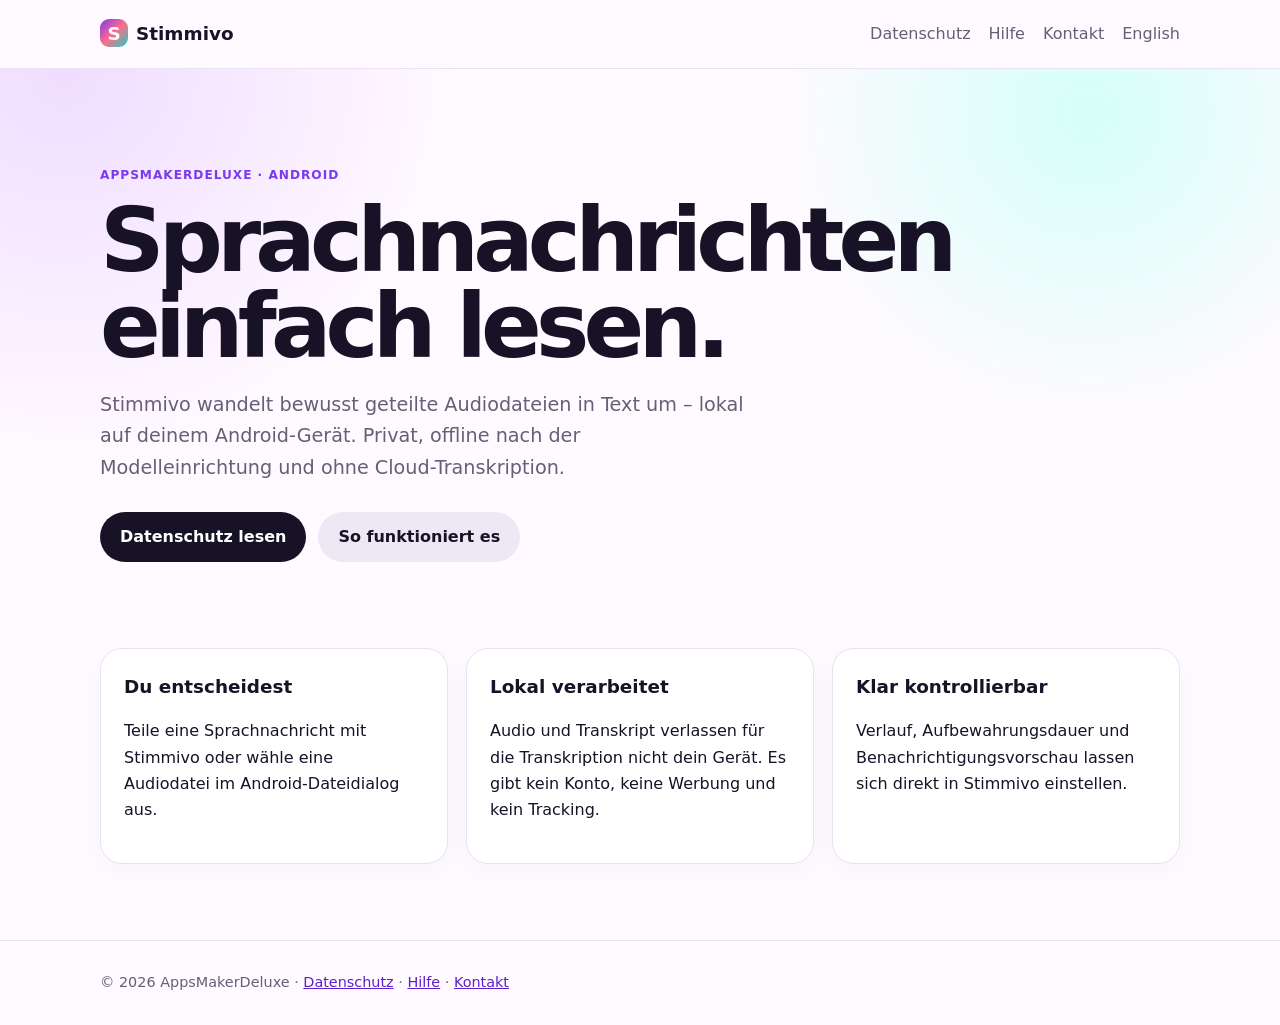
<file: index.html>
<!doctype html><html lang="de"><head><meta charset="utf-8"><meta name="viewport" content="width=device-width,initial-scale=1"><title>Stimmivo – Sprachnachrichten einfach lesen</title><meta name="description" content="Stimmivo transkribiert bewusst geteilte Audios lokal auf deinem Android-Gerät."><meta name="theme-color" content="#7c3aed"><link rel="icon" href="assets/favicon.svg" type="image/svg+xml"><link rel="stylesheet" href="assets/site.css"></head><body><header class="site-header"><div class="wrap header-inner"><a class="brand" href="./"><span class="mark">S</span>Stimmivo</a><nav class="nav" aria-label="Navigation"><a href="privacy/">Datenschutz</a><a href="support/">Hilfe</a><a href="contact/">Kontakt</a><a href="en/" lang="en">English</a></nav></div></header><main><section class="hero"><div class="wrap"><p class="eyebrow">AppsMakerDeluxe · Android</p><h1>Sprachnachrichten<br>einfach lesen.</h1><p class="lead">Stimmivo wandelt bewusst geteilte Audiodateien in Text um – lokal auf deinem Android-Gerät. Privat, offline nach der Modelleinrichtung und ohne Cloud-Transkription.</p><div class="actions"><a class="button" href="privacy/">Datenschutz lesen</a><a class="button alt" href="support/">So funktioniert es</a></div></div></section><section class="wrap grid"><article class="card"><h2>Du entscheidest</h2><p>Teile eine Sprachnachricht mit Stimmivo oder wähle eine Audiodatei im Android-Dateidialog aus.</p></article><article class="card"><h2>Lokal verarbeitet</h2><p>Audio und Transkript verlassen für die Transkription nicht dein Gerät. Es gibt kein Konto, keine Werbung und kein Tracking.</p></article><article class="card"><h2>Klar kontrollierbar</h2><p>Verlauf, Aufbewahrungsdauer und Benachrichtigungsvorschau lassen sich direkt in Stimmivo einstellen.</p></article></section></main><footer class="site-footer"><div class="wrap">© 2026 AppsMakerDeluxe · <a href="privacy/">Datenschutz</a> · <a href="support/">Hilfe</a> · <a href="contact/">Kontakt</a></div></footer></body></html>
</file>
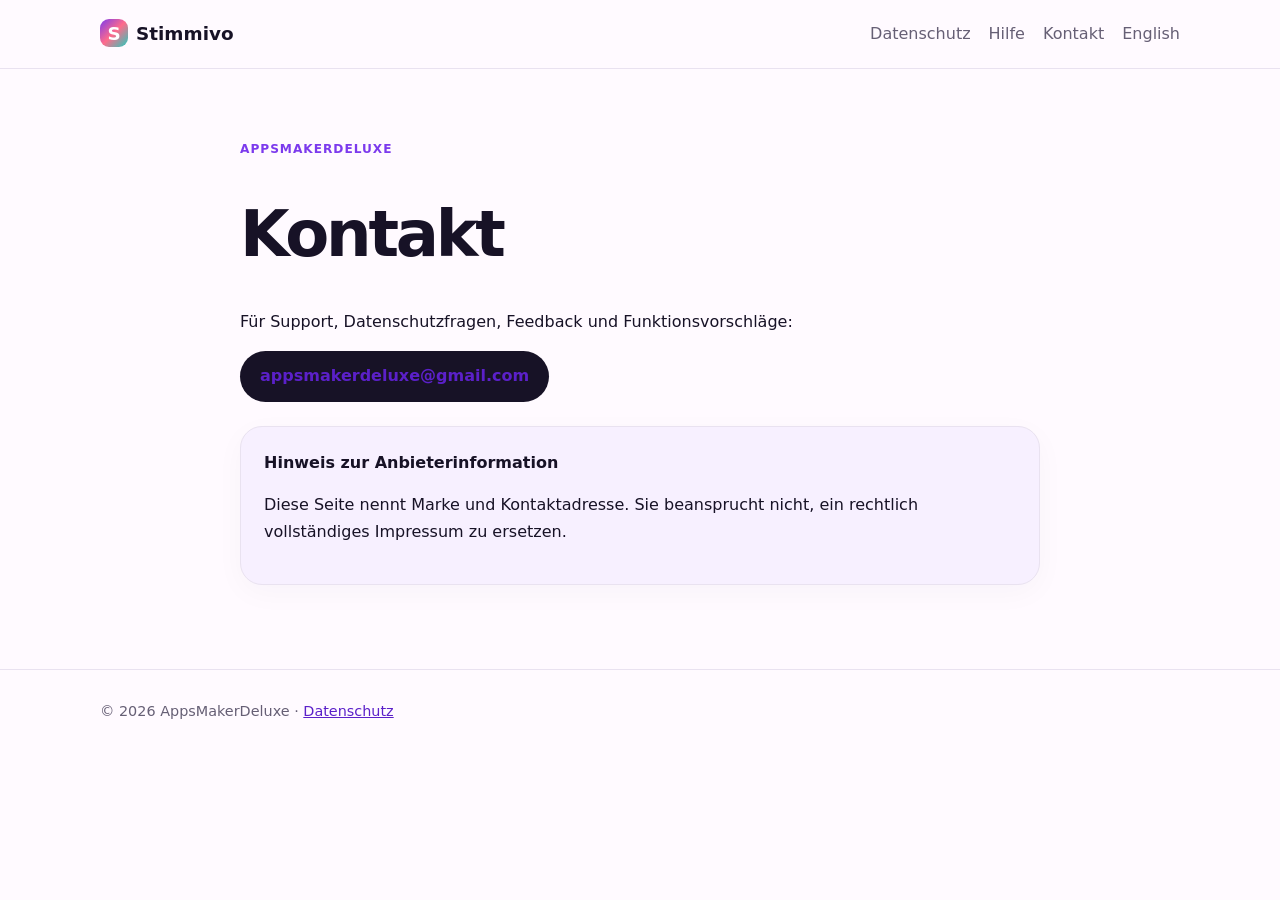
<file: contact/index.html>
<!doctype html><html lang="de"><head><meta charset="utf-8"><meta name="viewport" content="width=device-width,initial-scale=1"><title>Stimmivo – Kontakt</title><link rel="icon" href="../assets/favicon.svg" type="image/svg+xml"><link rel="stylesheet" href="../assets/site.css"></head><body><header class="site-header"><div class="wrap header-inner"><a class="brand" href="../"><span class="mark">S</span>Stimmivo</a><nav class="nav"><a href="../privacy/">Datenschutz</a><a href="../support/">Hilfe</a><a href="./">Kontakt</a><a href="en/" lang="en">English</a></nav></div></header><main class="wrap content"><p class="eyebrow">AppsMakerDeluxe</p><h1>Kontakt</h1><p>Für Support, Datenschutzfragen, Feedback und Funktionsvorschläge:</p><p><a class="button" href="mailto:appsmakerdeluxe@gmail.com?subject=Stimmivo">appsmakerdeluxe@gmail.com</a></p><div class="notice"><strong>Hinweis zur Anbieterinformation</strong><p>Diese Seite nennt Marke und Kontaktadresse. Sie beansprucht nicht, ein rechtlich vollständiges Impressum zu ersetzen.</p></div></main><footer class="site-footer"><div class="wrap">© 2026 AppsMakerDeluxe · <a href="../privacy/">Datenschutz</a></div></footer></body></html>
</file>
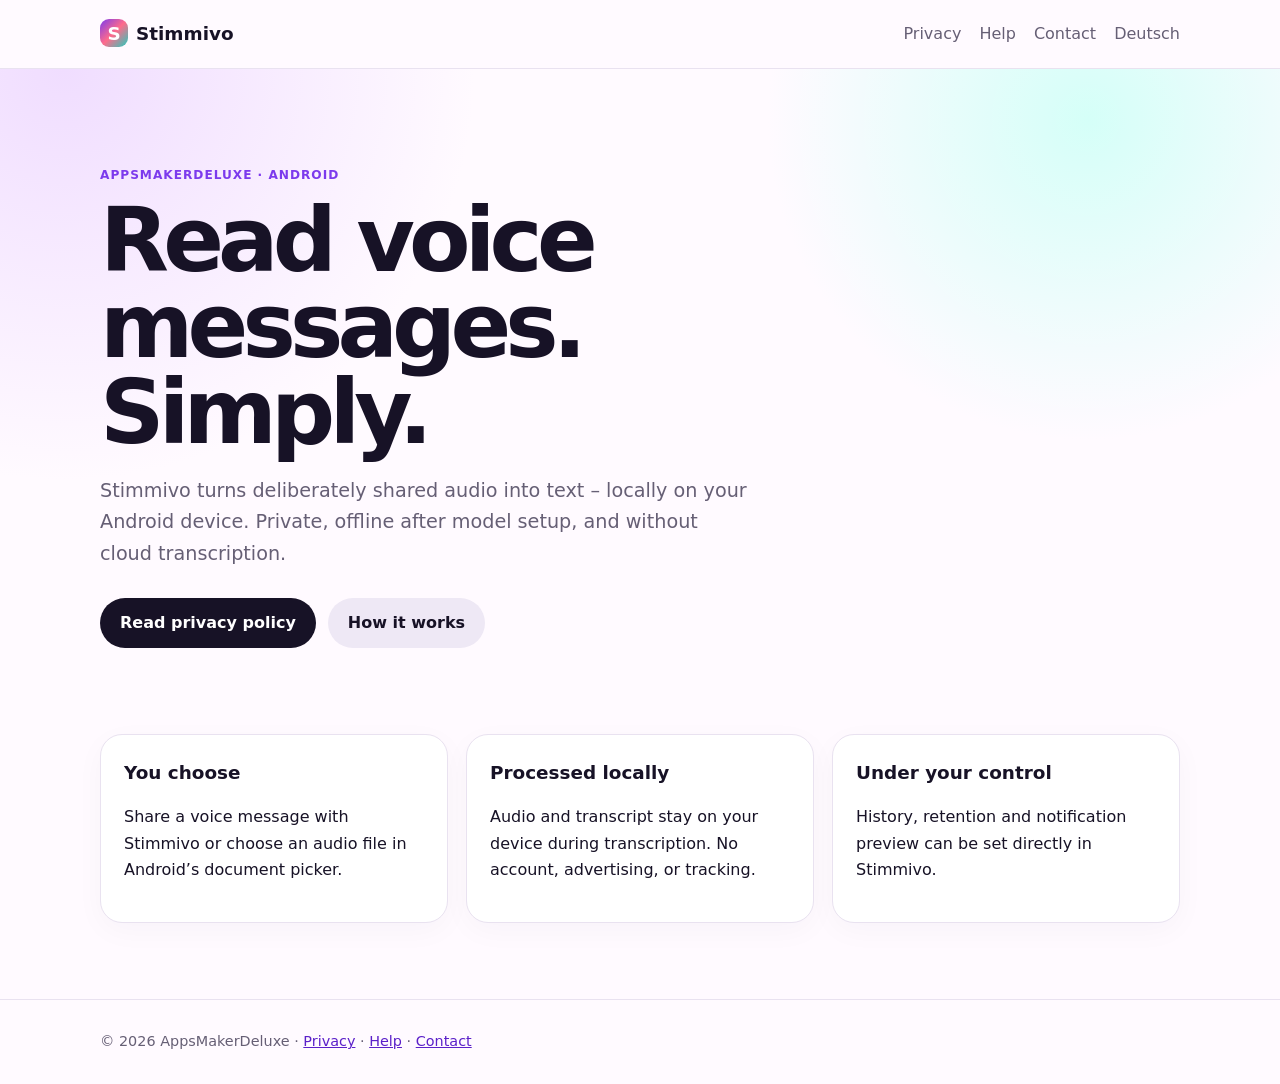
<file: en/index.html>
<!doctype html><html lang="en"><head><meta charset="utf-8"><meta name="viewport" content="width=device-width,initial-scale=1"><title>Stimmivo – Read voice messages</title><meta name="description" content="Stimmivo transcribes deliberately shared audio locally on your Android device."><meta name="theme-color" content="#7c3aed"><link rel="icon" href="../assets/favicon.svg" type="image/svg+xml"><link rel="stylesheet" href="../assets/site.css"></head><body><header class="site-header"><div class="wrap header-inner"><a class="brand" href="./"><span class="mark">S</span>Stimmivo</a><nav class="nav" aria-label="Navigation"><a href="../privacy/en/">Privacy</a><a href="../support/en/">Help</a><a href="../contact/en/">Contact</a><a href="../">Deutsch</a></nav></div></header><main><section class="hero"><div class="wrap"><p class="eyebrow">AppsMakerDeluxe · Android</p><h1>Read voice messages.<br>Simply.</h1><p class="lead">Stimmivo turns deliberately shared audio into text – locally on your Android device. Private, offline after model setup, and without cloud transcription.</p><div class="actions"><a class="button" href="../privacy/en/">Read privacy policy</a><a class="button alt" href="../support/en/">How it works</a></div></div></section><section class="wrap grid"><article class="card"><h2>You choose</h2><p>Share a voice message with Stimmivo or choose an audio file in Android’s document picker.</p></article><article class="card"><h2>Processed locally</h2><p>Audio and transcript stay on your device during transcription. No account, advertising, or tracking.</p></article><article class="card"><h2>Under your control</h2><p>History, retention and notification preview can be set directly in Stimmivo.</p></article></section></main><footer class="site-footer"><div class="wrap">© 2026 AppsMakerDeluxe · <a href="../privacy/en/">Privacy</a> · <a href="../support/en/">Help</a> · <a href="../contact/en/">Contact</a></div></footer></body></html>
</file>
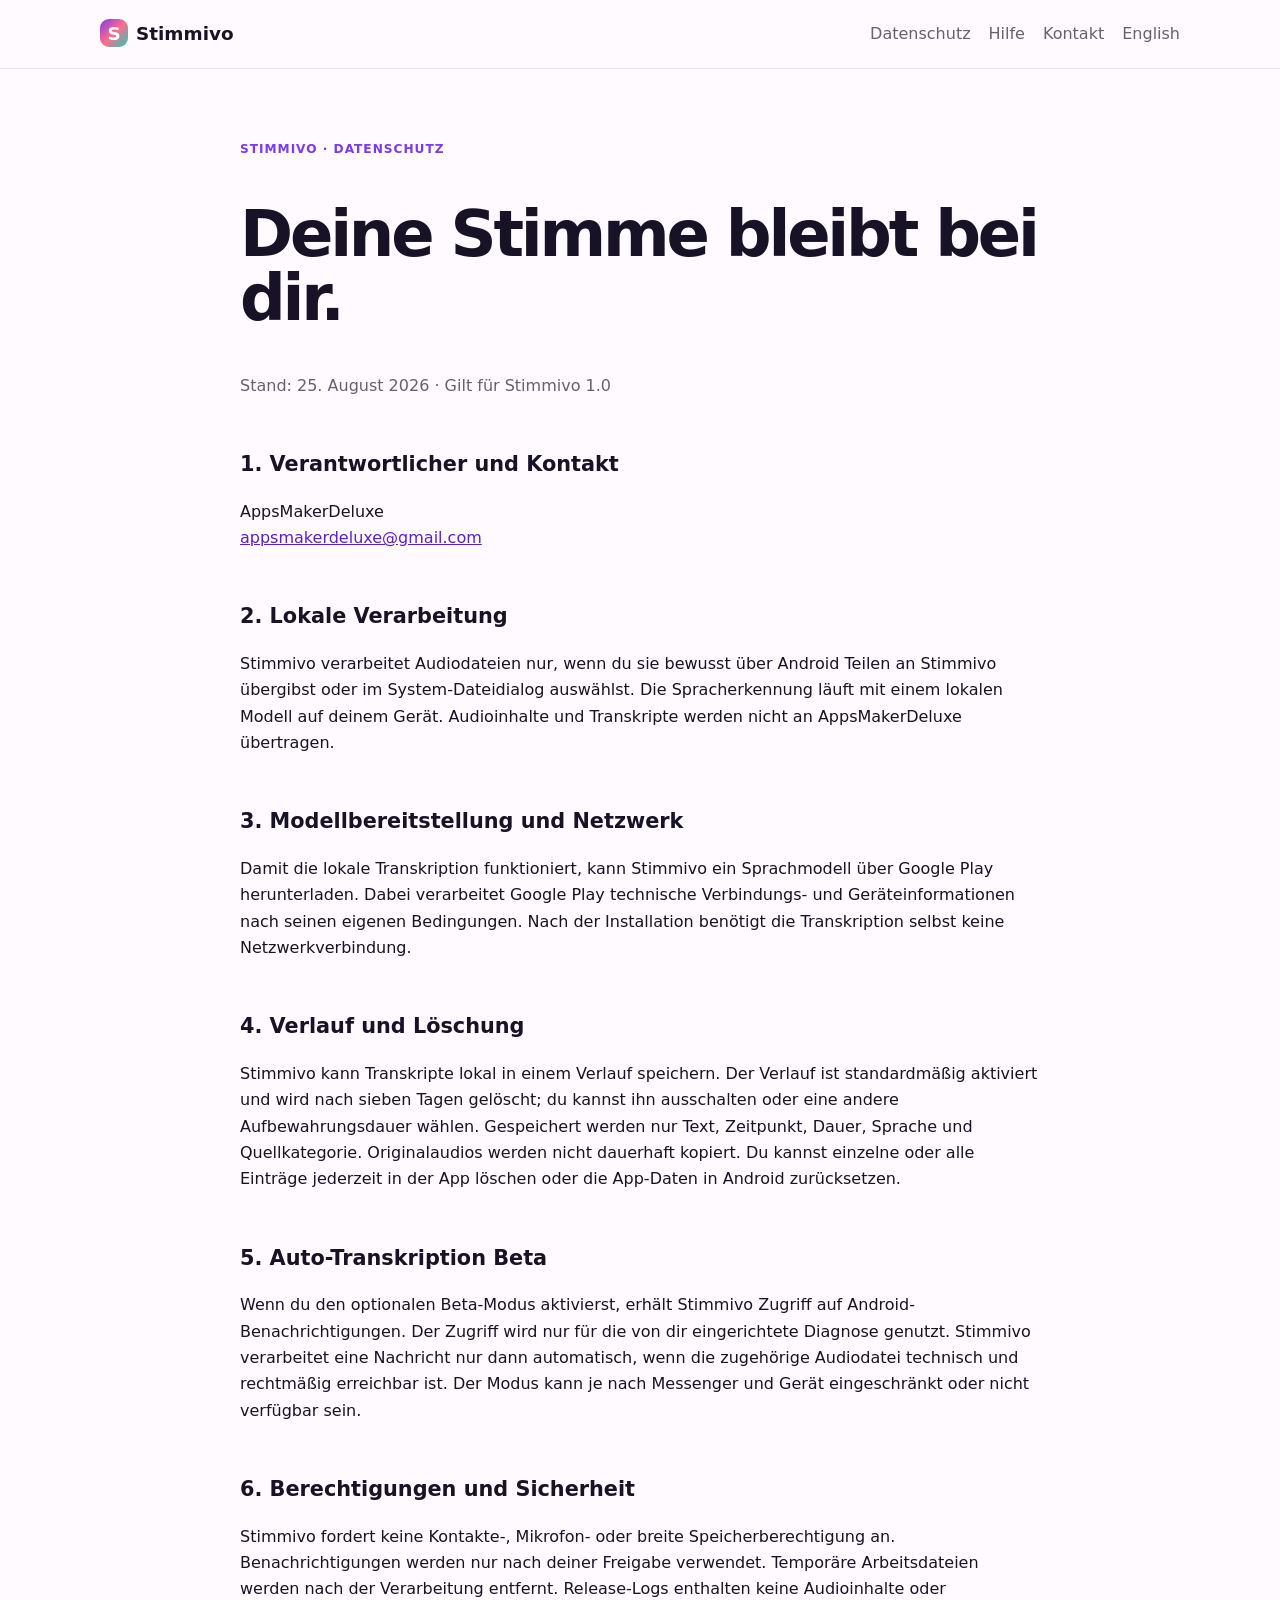
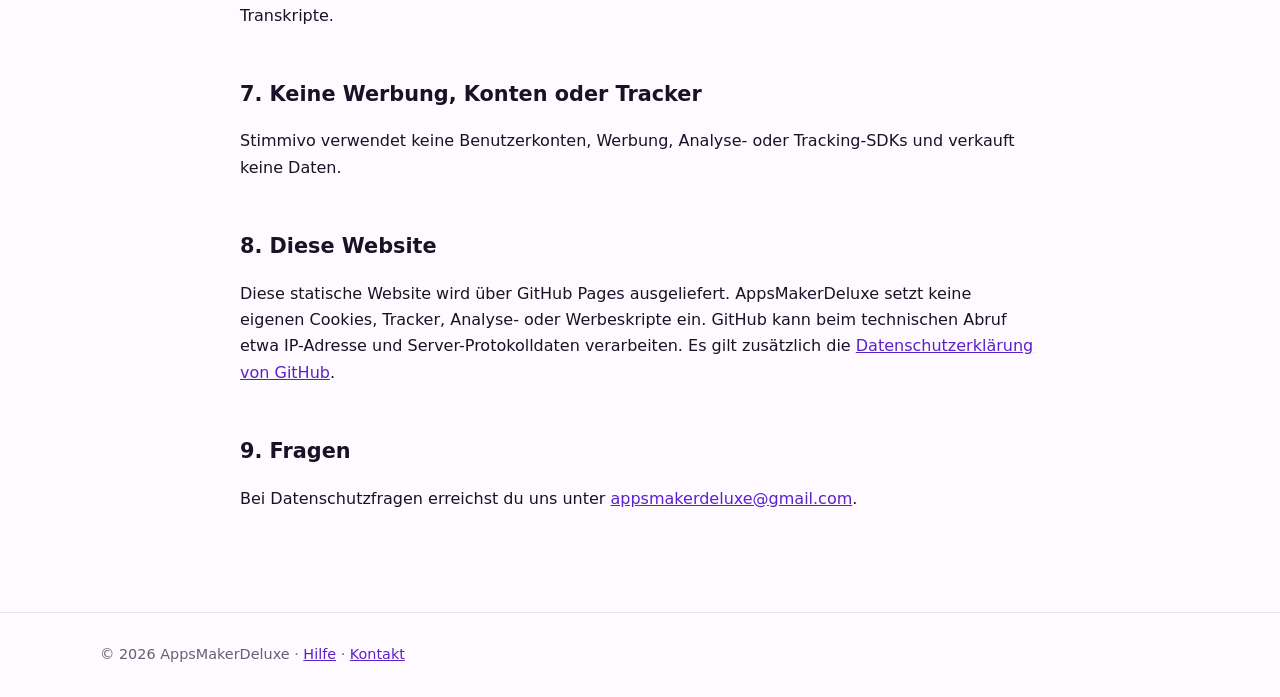
<file: privacy/index.html>
<!doctype html><html lang="de"><head><meta charset="utf-8"><meta name="viewport" content="width=device-width,initial-scale=1"><title>Stimmivo – Datenschutzerklärung</title><meta name="description" content="Datenschutzerklärung für Stimmivo."><link rel="icon" href="../assets/favicon.svg" type="image/svg+xml"><link rel="stylesheet" href="../assets/site.css"></head><body><header class="site-header"><div class="wrap header-inner"><a class="brand" href="../"><span class="mark">S</span>Stimmivo</a><nav class="nav"><a href="./">Datenschutz</a><a href="../support/">Hilfe</a><a href="../contact/">Kontakt</a><a href="en/" lang="en">English</a></nav></div></header><main class="wrap content"><p class="eyebrow">Stimmivo · Datenschutz</p><h1>Deine Stimme bleibt bei dir.</h1><p class="meta">Stand: 25. August 2026 · Gilt für Stimmivo 1.0</p><section><h2>1. Verantwortlicher und Kontakt</h2><p>AppsMakerDeluxe<br><a href="mailto:appsmakerdeluxe@gmail.com?subject=Stimmivo%20Datenschutz">appsmakerdeluxe@gmail.com</a></p></section><section><h2>2. Lokale Verarbeitung</h2><p>Stimmivo verarbeitet Audiodateien nur, wenn du sie bewusst über Android Teilen an Stimmivo übergibst oder im System-Dateidialog auswählst. Die Spracherkennung läuft mit einem lokalen Modell auf deinem Gerät. Audioinhalte und Transkripte werden nicht an AppsMakerDeluxe übertragen.</p></section><section><h2>3. Modellbereitstellung und Netzwerk</h2><p>Damit die lokale Transkription funktioniert, kann Stimmivo ein Sprachmodell über Google Play herunterladen. Dabei verarbeitet Google Play technische Verbindungs- und Geräteinformationen nach seinen eigenen Bedingungen. Nach der Installation benötigt die Transkription selbst keine Netzwerkverbindung.</p></section><section><h2>4. Verlauf und Löschung</h2><p>Stimmivo kann Transkripte lokal in einem Verlauf speichern. Der Verlauf ist standardmäßig aktiviert und wird nach sieben Tagen gelöscht; du kannst ihn ausschalten oder eine andere Aufbewahrungsdauer wählen. Gespeichert werden nur Text, Zeitpunkt, Dauer, Sprache und Quellkategorie. Originalaudios werden nicht dauerhaft kopiert. Du kannst einzelne oder alle Einträge jederzeit in der App löschen oder die App-Daten in Android zurücksetzen.</p></section><section><h2>5. Auto-Transkription Beta</h2><p>Wenn du den optionalen Beta-Modus aktivierst, erhält Stimmivo Zugriff auf Android-Benachrichtigungen. Der Zugriff wird nur für die von dir eingerichtete Diagnose genutzt. Stimmivo verarbeitet eine Nachricht nur dann automatisch, wenn die zugehörige Audiodatei technisch und rechtmäßig erreichbar ist. Der Modus kann je nach Messenger und Gerät eingeschränkt oder nicht verfügbar sein.</p></section><section><h2>6. Berechtigungen und Sicherheit</h2><p>Stimmivo fordert keine Kontakte-, Mikrofon- oder breite Speicherberechtigung an. Benachrichtigungen werden nur nach deiner Freigabe verwendet. Temporäre Arbeitsdateien werden nach der Verarbeitung entfernt. Release-Logs enthalten keine Audioinhalte oder Transkripte.</p></section><section><h2>7. Keine Werbung, Konten oder Tracker</h2><p>Stimmivo verwendet keine Benutzerkonten, Werbung, Analyse- oder Tracking-SDKs und verkauft keine Daten.</p></section><section><h2>8. Diese Website</h2><p>Diese statische Website wird über GitHub Pages ausgeliefert. AppsMakerDeluxe setzt keine eigenen Cookies, Tracker, Analyse- oder Werbeskripte ein. GitHub kann beim technischen Abruf etwa IP-Adresse und Server-Protokolldaten verarbeiten. Es gilt zusätzlich die <a href="https://docs.github.com/de/site-policy/privacy-policies/github-general-privacy-statement">Datenschutzerklärung von GitHub</a>.</p></section><section><h2>9. Fragen</h2><p>Bei Datenschutzfragen erreichst du uns unter <a href="mailto:appsmakerdeluxe@gmail.com?subject=Stimmivo%20Datenschutz">appsmakerdeluxe@gmail.com</a>.</p></section></main><footer class="site-footer"><div class="wrap">© 2026 AppsMakerDeluxe · <a href="../support/">Hilfe</a> · <a href="../contact/">Kontakt</a></div></footer></body></html>
</file>
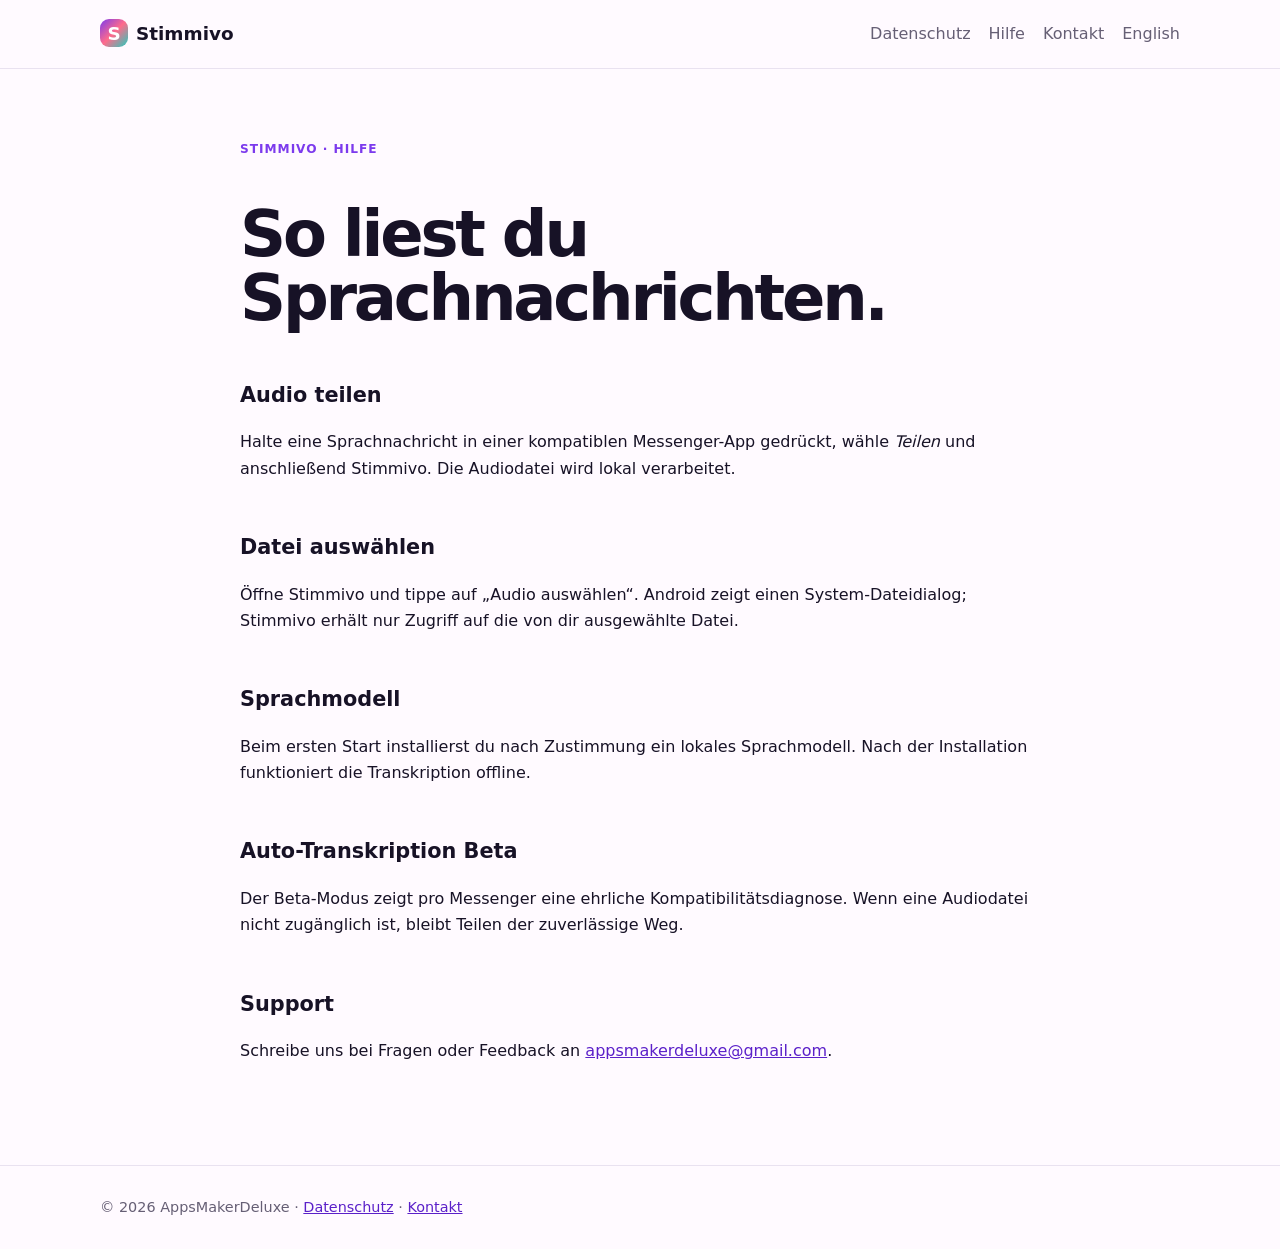
<file: support/index.html>
<!doctype html><html lang="de"><head><meta charset="utf-8"><meta name="viewport" content="width=device-width,initial-scale=1"><title>Stimmivo – Hilfe</title><link rel="icon" href="../assets/favicon.svg" type="image/svg+xml"><link rel="stylesheet" href="../assets/site.css"></head><body><header class="site-header"><div class="wrap header-inner"><a class="brand" href="../"><span class="mark">S</span>Stimmivo</a><nav class="nav"><a href="../privacy/">Datenschutz</a><a href="./">Hilfe</a><a href="../contact/">Kontakt</a><a href="en/" lang="en">English</a></nav></div></header><main class="wrap content"><p class="eyebrow">Stimmivo · Hilfe</p><h1>So liest du Sprachnachrichten.</h1><section><h2>Audio teilen</h2><p>Halte eine Sprachnachricht in einer kompatiblen Messenger-App gedrückt, wähle <em>Teilen</em> und anschließend Stimmivo. Die Audiodatei wird lokal verarbeitet.</p></section><section><h2>Datei auswählen</h2><p>Öffne Stimmivo und tippe auf „Audio auswählen“. Android zeigt einen System-Dateidialog; Stimmivo erhält nur Zugriff auf die von dir ausgewählte Datei.</p></section><section><h2>Sprachmodell</h2><p>Beim ersten Start installierst du nach Zustimmung ein lokales Sprachmodell. Nach der Installation funktioniert die Transkription offline.</p></section><section><h2>Auto-Transkription Beta</h2><p>Der Beta-Modus zeigt pro Messenger eine ehrliche Kompatibilitätsdiagnose. Wenn eine Audiodatei nicht zugänglich ist, bleibt Teilen der zuverlässige Weg.</p></section><section><h2>Support</h2><p>Schreibe uns bei Fragen oder Feedback an <a href="mailto:appsmakerdeluxe@gmail.com?subject=Stimmivo%20Support">appsmakerdeluxe@gmail.com</a>.</p></section></main><footer class="site-footer"><div class="wrap">© 2026 AppsMakerDeluxe · <a href="../privacy/">Datenschutz</a> · <a href="../contact/">Kontakt</a></div></footer></body></html>
</file>
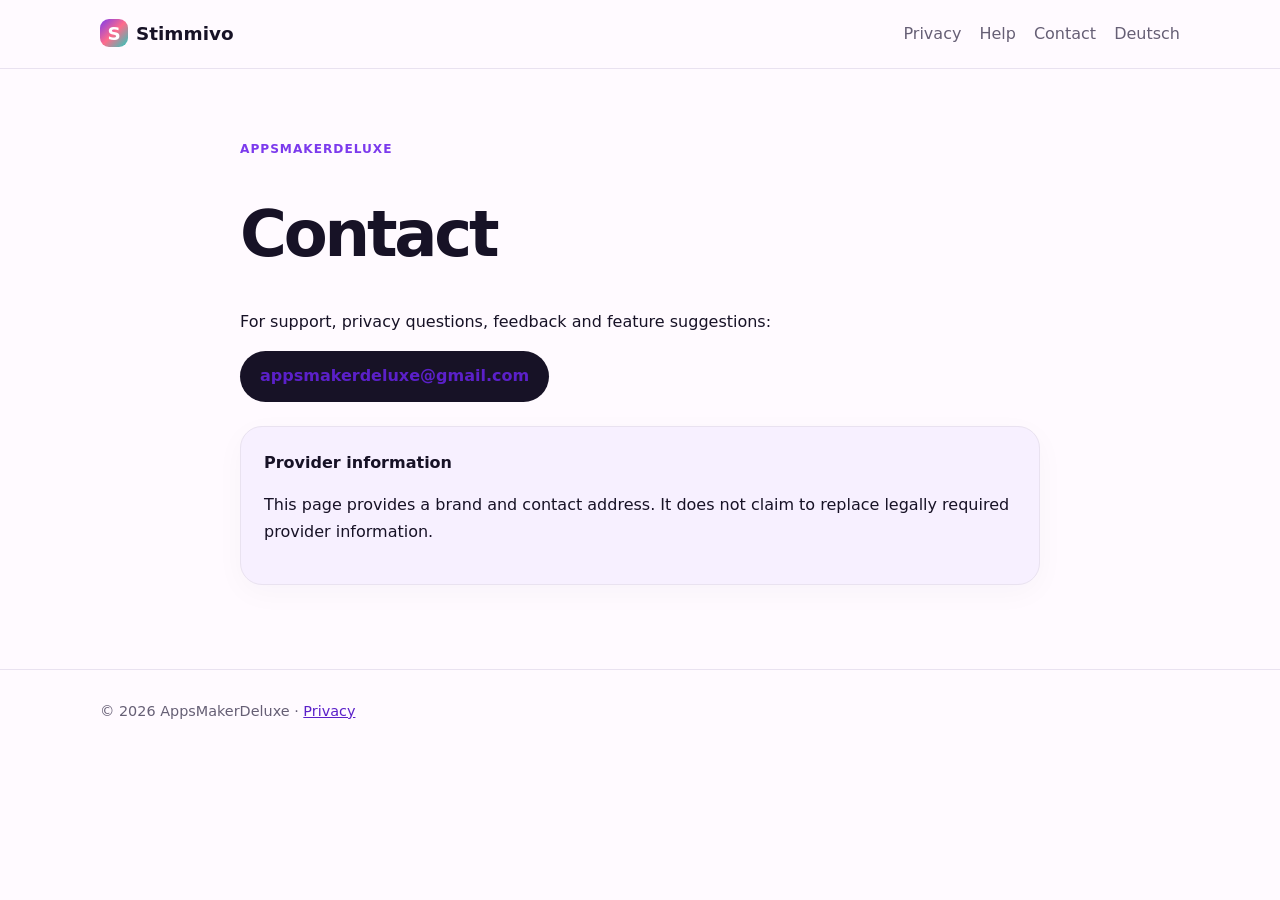
<file: contact/en/index.html>
<!doctype html><html lang="en"><head><meta charset="utf-8"><meta name="viewport" content="width=device-width,initial-scale=1"><title>Stimmivo – Contact</title><link rel="icon" href="../../assets/favicon.svg" type="image/svg+xml"><link rel="stylesheet" href="../../assets/site.css"></head><body><header class="site-header"><div class="wrap header-inner"><a class="brand" href="../../en/"><span class="mark">S</span>Stimmivo</a><nav class="nav"><a href="../../privacy/en/">Privacy</a><a href="../../support/en/">Help</a><a href="./">Contact</a><a href="../">Deutsch</a></nav></div></header><main class="wrap content"><p class="eyebrow">AppsMakerDeluxe</p><h1>Contact</h1><p>For support, privacy questions, feedback and feature suggestions:</p><p><a class="button" href="mailto:appsmakerdeluxe@gmail.com?subject=Stimmivo">appsmakerdeluxe@gmail.com</a></p><div class="notice"><strong>Provider information</strong><p>This page provides a brand and contact address. It does not claim to replace legally required provider information.</p></div></main><footer class="site-footer"><div class="wrap">© 2026 AppsMakerDeluxe · <a href="../../privacy/en/">Privacy</a></div></footer></body></html>
</file>
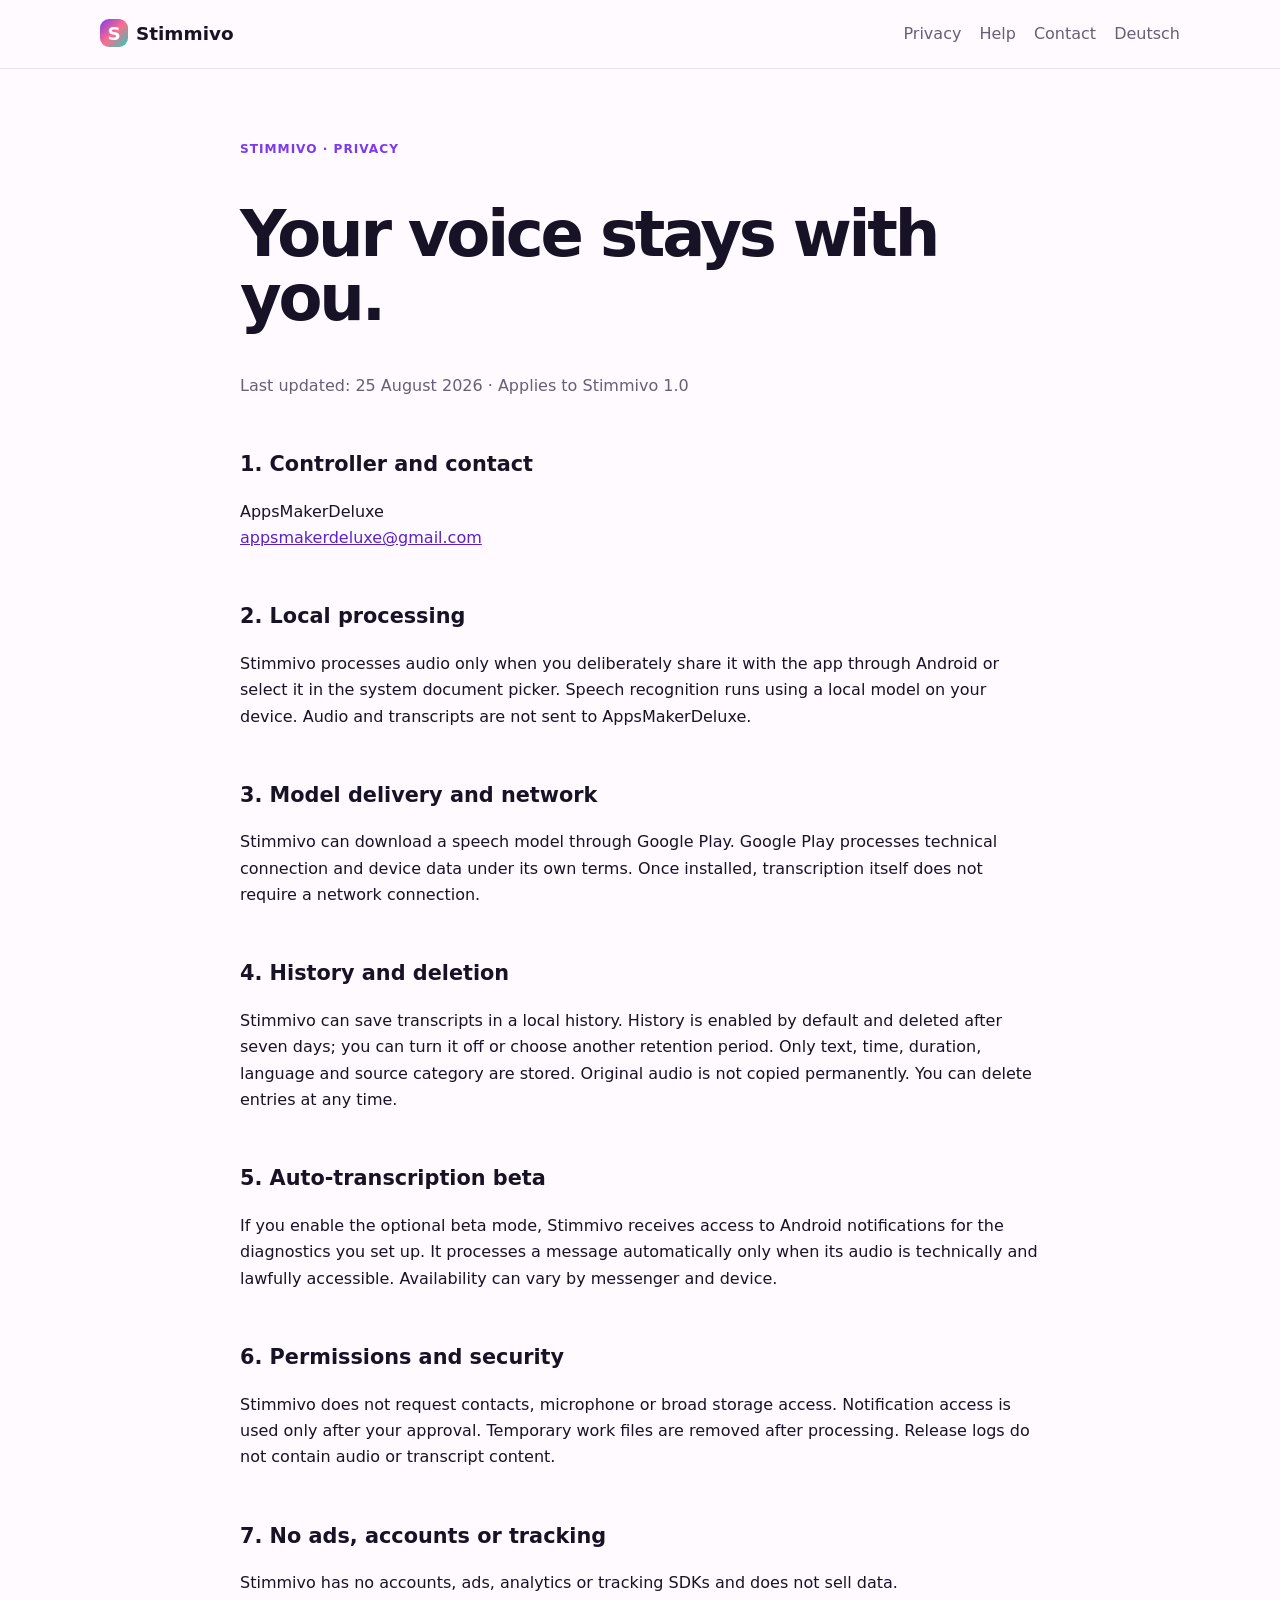
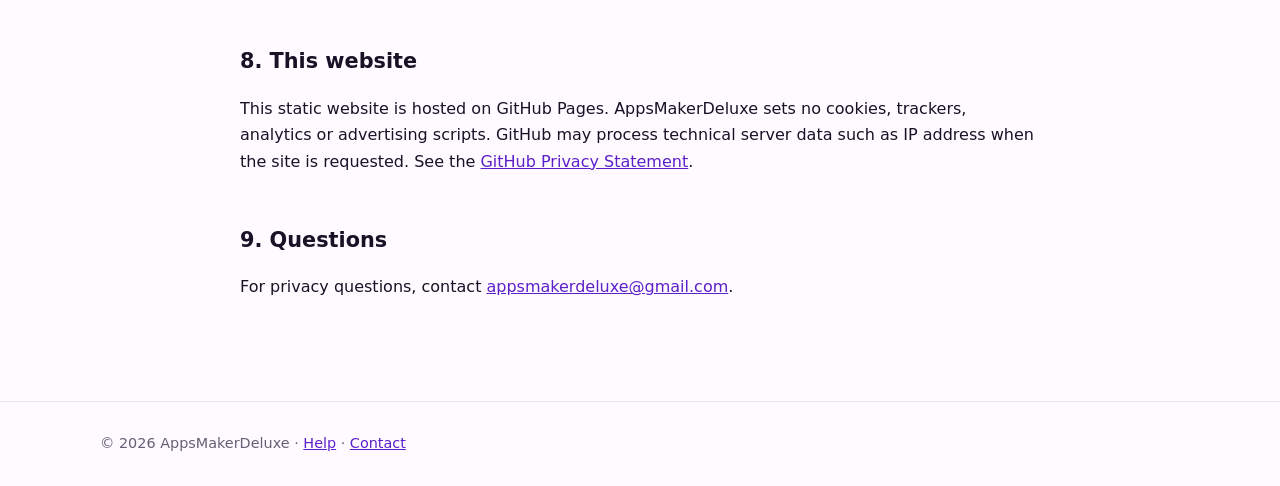
<file: privacy/en/index.html>
<!doctype html><html lang="en"><head><meta charset="utf-8"><meta name="viewport" content="width=device-width,initial-scale=1"><title>Stimmivo – Privacy policy</title><meta name="description" content="Privacy policy for Stimmivo."><link rel="icon" href="../../assets/favicon.svg" type="image/svg+xml"><link rel="stylesheet" href="../../assets/site.css"></head><body><header class="site-header"><div class="wrap header-inner"><a class="brand" href="../../en/"><span class="mark">S</span>Stimmivo</a><nav class="nav"><a href="./">Privacy</a><a href="../../support/en/">Help</a><a href="../../contact/en/">Contact</a><a href="../">Deutsch</a></nav></div></header><main class="wrap content"><p class="eyebrow">Stimmivo · Privacy</p><h1>Your voice stays with you.</h1><p class="meta">Last updated: 25 August 2026 · Applies to Stimmivo 1.0</p><section><h2>1. Controller and contact</h2><p>AppsMakerDeluxe<br><a href="mailto:appsmakerdeluxe@gmail.com?subject=Stimmivo%20Privacy">appsmakerdeluxe@gmail.com</a></p></section><section><h2>2. Local processing</h2><p>Stimmivo processes audio only when you deliberately share it with the app through Android or select it in the system document picker. Speech recognition runs using a local model on your device. Audio and transcripts are not sent to AppsMakerDeluxe.</p></section><section><h2>3. Model delivery and network</h2><p>Stimmivo can download a speech model through Google Play. Google Play processes technical connection and device data under its own terms. Once installed, transcription itself does not require a network connection.</p></section><section><h2>4. History and deletion</h2><p>Stimmivo can save transcripts in a local history. History is enabled by default and deleted after seven days; you can turn it off or choose another retention period. Only text, time, duration, language and source category are stored. Original audio is not copied permanently. You can delete entries at any time.</p></section><section><h2>5. Auto-transcription beta</h2><p>If you enable the optional beta mode, Stimmivo receives access to Android notifications for the diagnostics you set up. It processes a message automatically only when its audio is technically and lawfully accessible. Availability can vary by messenger and device.</p></section><section><h2>6. Permissions and security</h2><p>Stimmivo does not request contacts, microphone or broad storage access. Notification access is used only after your approval. Temporary work files are removed after processing. Release logs do not contain audio or transcript content.</p></section><section><h2>7. No ads, accounts or tracking</h2><p>Stimmivo has no accounts, ads, analytics or tracking SDKs and does not sell data.</p></section><section><h2>8. This website</h2><p>This static website is hosted on GitHub Pages. AppsMakerDeluxe sets no cookies, trackers, analytics or advertising scripts. GitHub may process technical server data such as IP address when the site is requested. See the <a href="https://docs.github.com/en/site-policy/privacy-policies/github-general-privacy-statement">GitHub Privacy Statement</a>.</p></section><section><h2>9. Questions</h2><p>For privacy questions, contact <a href="mailto:appsmakerdeluxe@gmail.com?subject=Stimmivo%20Privacy">appsmakerdeluxe@gmail.com</a>.</p></section></main><footer class="site-footer"><div class="wrap">© 2026 AppsMakerDeluxe · <a href="../../support/en/">Help</a> · <a href="../../contact/en/">Contact</a></div></footer></body></html>
</file>
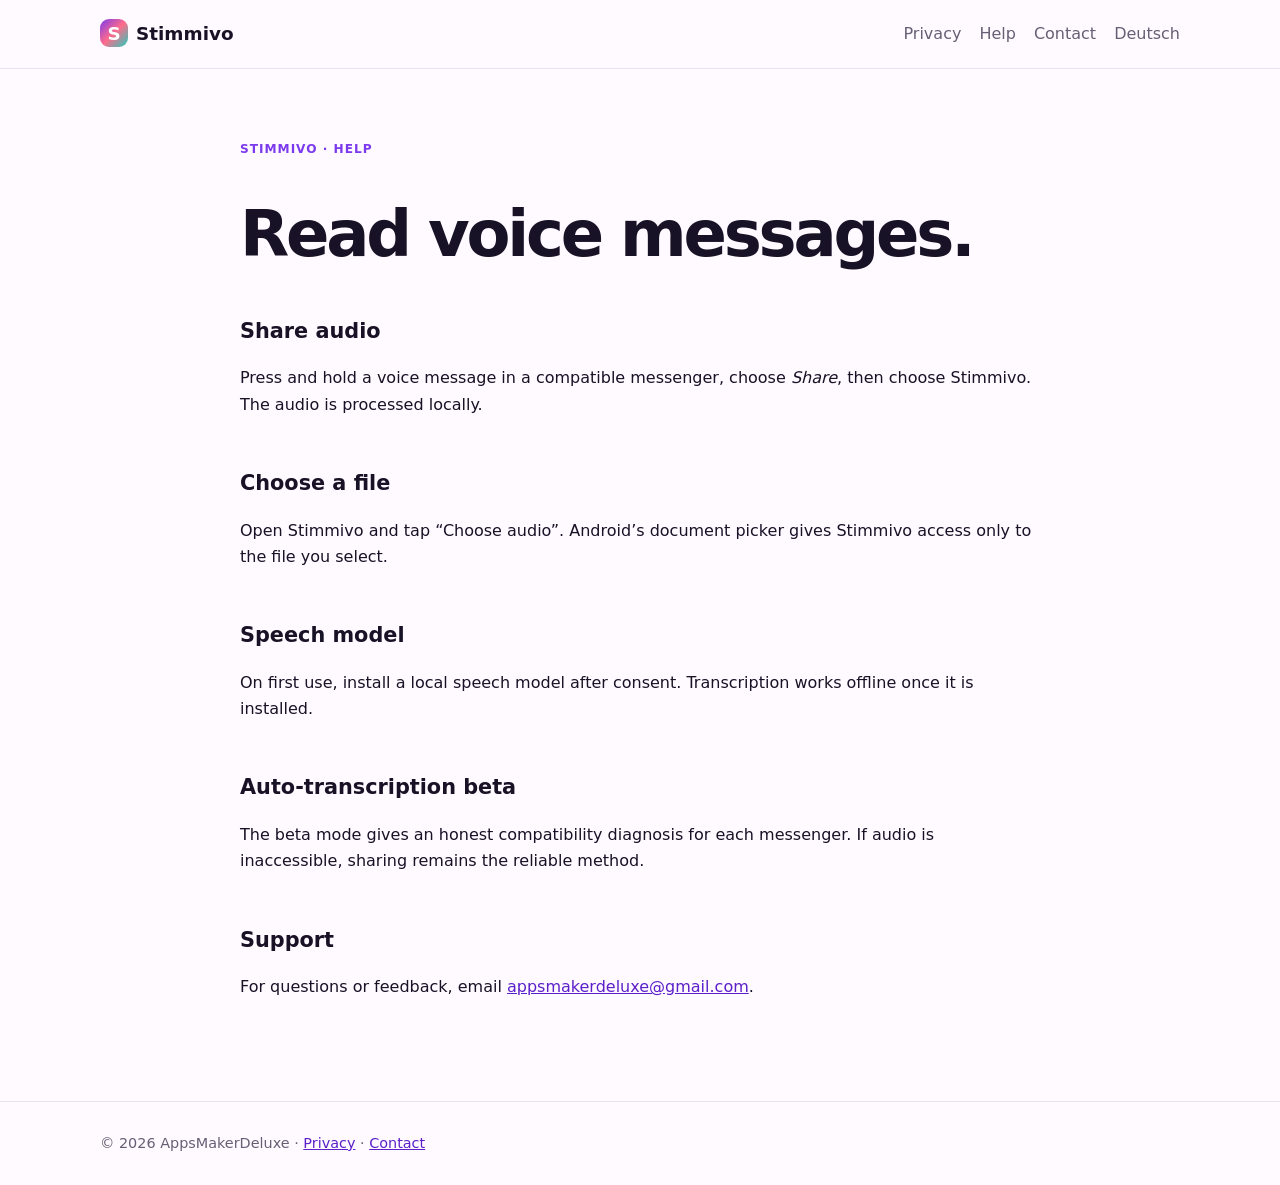
<file: support/en/index.html>
<!doctype html><html lang="en"><head><meta charset="utf-8"><meta name="viewport" content="width=device-width,initial-scale=1"><title>Stimmivo – Help</title><link rel="icon" href="../../assets/favicon.svg" type="image/svg+xml"><link rel="stylesheet" href="../../assets/site.css"></head><body><header class="site-header"><div class="wrap header-inner"><a class="brand" href="../../en/"><span class="mark">S</span>Stimmivo</a><nav class="nav"><a href="../../privacy/en/">Privacy</a><a href="./">Help</a><a href="../../contact/en/">Contact</a><a href="../">Deutsch</a></nav></div></header><main class="wrap content"><p class="eyebrow">Stimmivo · Help</p><h1>Read voice messages.</h1><section><h2>Share audio</h2><p>Press and hold a voice message in a compatible messenger, choose <em>Share</em>, then choose Stimmivo. The audio is processed locally.</p></section><section><h2>Choose a file</h2><p>Open Stimmivo and tap “Choose audio”. Android’s document picker gives Stimmivo access only to the file you select.</p></section><section><h2>Speech model</h2><p>On first use, install a local speech model after consent. Transcription works offline once it is installed.</p></section><section><h2>Auto-transcription beta</h2><p>The beta mode gives an honest compatibility diagnosis for each messenger. If audio is inaccessible, sharing remains the reliable method.</p></section><section><h2>Support</h2><p>For questions or feedback, email <a href="mailto:appsmakerdeluxe@gmail.com?subject=Stimmivo%20Support">appsmakerdeluxe@gmail.com</a>.</p></section></main><footer class="site-footer"><div class="wrap">© 2026 AppsMakerDeluxe · <a href="../../privacy/en/">Privacy</a> · <a href="../../contact/en/">Contact</a></div></footer></body></html>
</file>
<file: assets/site.css>
:root{--ink:#171226;--muted:#665f75;--paper:#fffaff;--violet:#7c3aed;--coral:#ff6b8b;--aqua:#22cdbd;--line:#e9e2f0;--card:#fff}*{box-sizing:border-box}body{margin:0;background:var(--paper);color:var(--ink);font:16px/1.65 system-ui,-apple-system,"Segoe UI",sans-serif}.wrap{width:min(1080px,calc(100% - 40px));margin:auto}.site-header{position:sticky;top:0;z-index:5;background:#fffaffdf;backdrop-filter:blur(16px);border-bottom:1px solid var(--line)}.header-inner,.nav,.actions{display:flex;align-items:center}.header-inner{justify-content:space-between;min-height:68px}.brand{font-weight:800;font-size:1.15rem;color:var(--ink);text-decoration:none}.mark{display:inline-grid;place-items:center;width:28px;height:28px;margin-right:8px;border-radius:9px;background:linear-gradient(135deg,var(--violet),var(--coral),var(--aqua));color:#fff}.nav{gap:18px}.nav a{color:var(--muted);text-decoration:none}.nav a:hover,.nav a:focus{color:var(--violet)}.hero{padding:84px 0 52px;background:radial-gradient(circle at 85% 8%,#d5fff8 0,transparent 26%),radial-gradient(circle at 5% 0,#f0ddff 0,transparent 30%)}.eyebrow{color:var(--violet);font-weight:750;letter-spacing:.08em;text-transform:uppercase;font-size:.76rem}.hero h1{max-width:720px;margin:.2rem 0;font-size:clamp(2.6rem,7vw,5.8rem);line-height:.96;letter-spacing:-.065em}.lead{max-width:650px;font-size:1.2rem;color:var(--muted)}.actions{gap:12px;flex-wrap:wrap;margin-top:28px}.button{display:inline-block;border-radius:999px;padding:12px 20px;text-decoration:none;background:var(--ink);color:#fff;font-weight:700}.button.alt{background:#eee8f5;color:var(--ink)}.grid{display:grid;grid-template-columns:repeat(3,1fr);gap:18px;padding:34px 0 76px}.card,.notice{background:var(--card);border:1px solid var(--line);border-radius:22px;padding:23px;box-shadow:0 8px 30px #27113a08}.card h2{margin-top:0;font-size:1.15rem}.content{padding:58px 0 84px;max-width:800px}.content h1{font-size:clamp(2.2rem,6vw,4rem);line-height:1;letter-spacing:-.05em}.content h2{margin-top:2.3em;font-size:1.3rem}.meta{color:var(--muted)}.notice{margin-top:24px;background:#f7f0ff}.site-footer{padding:30px 0;border-top:1px solid var(--line);color:var(--muted);font-size:.9rem}.site-footer a,.content a{color:#5b20c9}@media(max-width:700px){.header-inner{gap:10px}.nav{gap:10px;font-size:.86rem}.hero{padding-top:56px}.grid{grid-template-columns:1fr}.wrap{width:min(100% - 28px,1080px)}}
</file>
